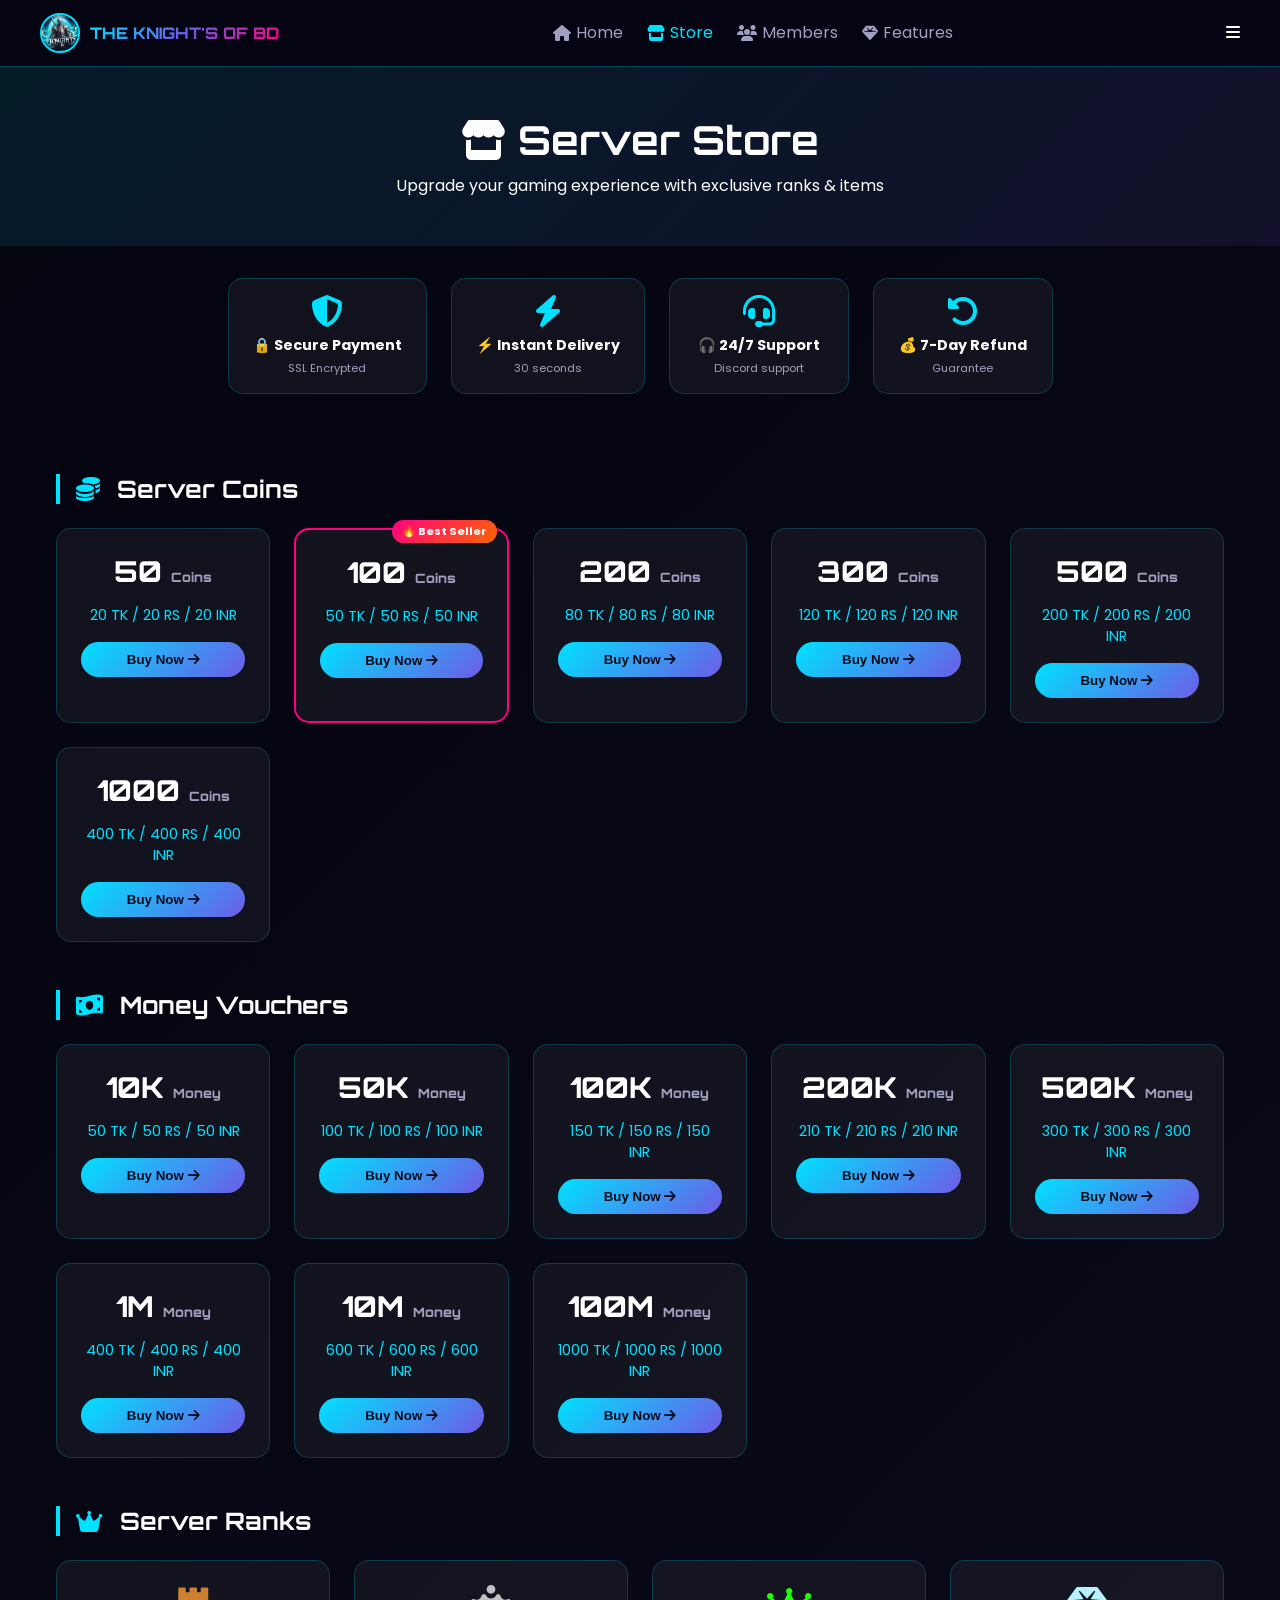
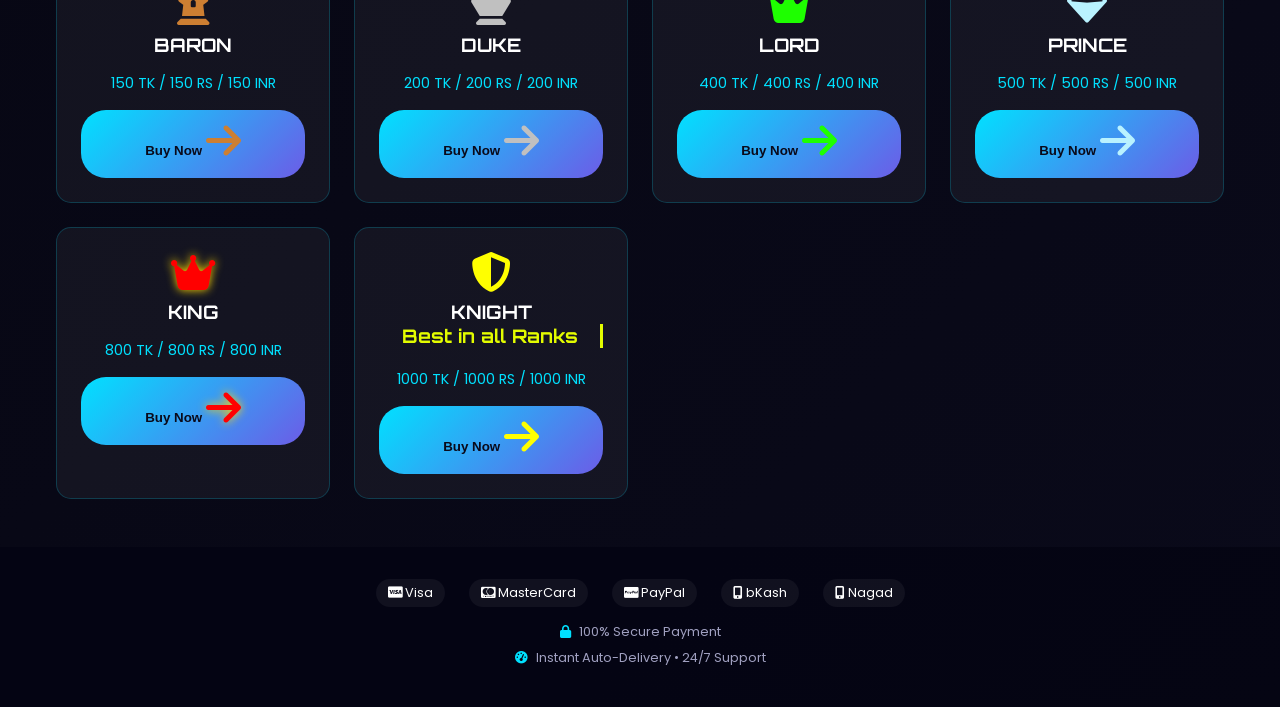
<file: store/index.html>
<!DOCTYPE html>
<html lang="en">
<head>
    <meta charset="UTF-8">
    <meta name="viewport" content="width=device-width, initial-scale=1.0, viewport-fit=cover, user-scalable=yes">
    <meta name="description" content="The Knight's OF BD - Server Store">
    <meta name="theme-color" content="#0a0a1a">
    <title>The Knight's OF BD | Store</title>
    <link rel="icon" type="image/x-icon" href="../assets/KnightLOGO9.png">
    <link rel="stylesheet" href="https://cdnjs.cloudflare.com/ajax/libs/font-awesome/6.4.0/css/all.min.css">
    <link href="https://fonts.googleapis.com/css2?family=Orbitron:wght@400;500;600;700;800&family=Poppins:wght@300;400;500;600;700&display=swap" rel="stylesheet">
    <link rel="stylesheet" href="style.css">
</head>
<body>

    <!-- Navbar -->
    <nav class="store-navbar">
        <div class="nav-container">
            <div class="nav-logo">
                <a href="../index.html">
                    <img src="../assets/KnightLOGO11.png" alt="Logo">
                    <span>THE KNIGHT'S OF BD</span>
                </a>
            </div>
            <div class="nav-links">
                <a href="../index.html"><i class="fas fa-home"></i> <span>Home</span></a>
                <a href="#" class="active"><i class="fas fa-store"></i> <span>Store</span></a>
                <a href="../index.html#members"><i class="fas fa-users"></i> <span>Members</span></a>
                <a href="../index.html#features"><i class="fas fa-gem"></i> <span>Features</span></a>
            </div>
            <div class="mobile-menu-btn" id="mobileMenuBtn">
                <i class="fas fa-bars"></i>
            </div>
        </div>
    </nav>

    <!-- Store Header -->
    <header class="store-header">
        <h1><i class="fas fa-store"></i> Server Store</h1>
        <p>Upgrade your gaming experience with exclusive ranks & items</p>
    </header>

    <!-- Trust Section -->
    <div class="trust-section">
        <div class="trust-card"><i class="fas fa-shield-alt"></i><h4>🔒 Secure Payment</h4><p>SSL Encrypted</p></div>
        <div class="trust-card"><i class="fas fa-bolt"></i><h4>⚡ Instant Delivery</h4><p>30 seconds</p></div>
        <div class="trust-card"><i class="fas fa-headset"></i><h4>🎧 24/7 Support</h4><p>Discord support</p></div>
        <div class="trust-card"><i class="fas fa-undo-alt"></i><h4>💰 7-Day Refund</h4><p>Guarantee</p></div>
    </div>

    <!-- COINS SECTION -->
    <section class="store-category">
        <h2 class="category-title"><i class="fas fa-coins"></i> Server Coins</h2>
        <div class="store-grid">
            <div class="store-card"><div class="coin-amount">50 <span>Coins</span></div><div class="price-tag">20 TK / 20 RS / 20 INR</div><button class="buy-btn" data-item="50 Coins" data-price="20">Buy Now <i class="fas fa-arrow-right"></i></button></div>
            <div class="store-card popular"><div class="popular-badge">🔥 Best Seller</div><div class="coin-amount">100 <span>Coins</span></div><div class="price-tag">50 TK / 50 RS / 50 INR</div><button class="buy-btn" data-item="100 Coins" data-price="50">Buy Now <i class="fas fa-arrow-right"></i></button></div>
            <div class="store-card"><div class="coin-amount">200 <span>Coins</span></div><div class="price-tag">80 TK / 80 RS / 80 INR</div><button class="buy-btn" data-item="200 Coins" data-price="80">Buy Now <i class="fas fa-arrow-right"></i></button></div>
            <div class="store-card"><div class="coin-amount">300 <span>Coins</span></div><div class="price-tag">120 TK / 120 RS / 120 INR</div><button class="buy-btn" data-item="300 Coins" data-price="120">Buy Now <i class="fas fa-arrow-right"></i></button></div>
            <div class="store-card"><div class="coin-amount">500 <span>Coins</span></div><div class="price-tag">200 TK / 200 RS / 200 INR</div><button class="buy-btn" data-item="500 Coins" data-price="200">Buy Now <i class="fas fa-arrow-right"></i></button></div>
            <div class="store-card"><div class="coin-amount">1000 <span>Coins</span></div><div class="price-tag">400 TK / 400 RS / 400 INR</div><button class="buy-btn" data-item="1000 Coins" data-price="400">Buy Now <i class="fas fa-arrow-right"></i></button></div>
        </div>
    </section>

    <!-- MONEY VOUCHERS SECTION -->
    <section class="store-category">
        <h2 class="category-title"><i class="fas fa-money-bill-wave"></i> Money Vouchers</h2>
        <div class="store-grid">
            <div class="store-card"><div class="voucher-amount">10K <span>Money</span></div><div class="price-tag">50 TK / 50 RS / 50 INR</div><button class="buy-btn" data-item="10K Money" data-price="50">Buy Now <i class="fas fa-arrow-right"></i></button></div>
            <div class="store-card"><div class="voucher-amount">50K <span>Money</span></div><div class="price-tag">100 TK / 100 RS / 100 INR</div><button class="buy-btn" data-item="50K Money" data-price="100">Buy Now <i class="fas fa-arrow-right"></i></button></div>
            <div class="store-card"><div class="voucher-amount">100K <span>Money</span></div><div class="price-tag">150 TK / 150 RS / 150 INR</div><button class="buy-btn" data-item="100K Money" data-price="150">Buy Now <i class="fas fa-arrow-right"></i></button></div>
            <div class="store-card"><div class="voucher-amount">200K <span>Money</span></div><div class="price-tag">210 TK / 210 RS / 210 INR</div><button class="buy-btn" data-item="200K Money" data-price="210">Buy Now <i class="fas fa-arrow-right"></i></button></div>
            <div class="store-card"><div class="voucher-amount">500K <span>Money</span></div><div class="price-tag">300 TK / 300 RS / 300 INR</div><button class="buy-btn" data-item="500K Money" data-price="300">Buy Now <i class="fas fa-arrow-right"></i></button></div>
            <div class="store-card"><div class="voucher-amount">1M <span>Money</span></div><div class="price-tag">400 TK / 400 RS / 400 INR</div><button class="buy-btn" data-item="1M Money" data-price="400">Buy Now <i class="fas fa-arrow-right"></i></button></div>
            <div class="store-card"><div class="voucher-amount">10M <span>Money</span></div><div class="price-tag">600 TK / 600 RS / 600 INR</div><button class="buy-btn" data-item="10M Money" data-price="600">Buy Now <i class="fas fa-arrow-right"></i></button></div>
            <div class="store-card"><div class="voucher-amount">100M <span>Money</span></div><div class="price-tag">1000 TK / 1000 RS / 1000 INR</div><button class="buy-btn" data-item="100M Money" data-price="1000">Buy Now <i class="fas fa-arrow-right"></i></button></div>
        </div>
    </section>

    <!-- RANKS SECTION -->
    <section class="store-category">
        <h2 class="category-title"><i class="fas fa-crown"></i> Server Ranks</h2>
        <div class="store-grid ranks-grid">
            <div class="rank-card rank-baron"><i class="fas fa-chess-rook"></i><h3>BARON</h3><div class="price-tag">150 TK / 150 RS / 150 INR</div><button class="buy-btn" data-item="Baron Rank" data-price="150">Buy Now <i class="fas fa-arrow-right"></i></button></div>
            <div class="rank-card rank-duke"><i class="fas fa-chess-queen"></i><h3>DUKE</h3><div class="price-tag">200 TK / 200 RS / 200 INR</div><button class="buy-btn" data-item="Duke Rank" data-price="200">Buy Now <i class="fas fa-arrow-right"></i></button></div>
            <div class="rank-card rank-lord"><i class="fas fa-crown"></i><h3>LORD</h3><div class="price-tag">400 TK / 400 RS / 400 INR</div><button class="buy-btn" data-item="Lord Rank" data-price="400">Buy Now <i class="fas fa-arrow-right"></i></button></div>
            <div class="rank-card rank-prince"><i class="fas fa-gem"></i><h3>PRINCE</h3><div class="price-tag">500 TK / 500 RS / 500 INR</div><button class="buy-btn" data-item="Prince Rank" data-price="500">Buy Now <i class="fas fa-arrow-right"></i></button></div>
            <div class="rank-card rank-king"><i class="fas fa-crown"></i><h3>KING</h3><div class="price-tag">800 TK / 800 RS / 800 INR</div><button class="buy-btn" data-item="King Rank" data-price="800">Buy Now <i class="fas fa-arrow-right"></i></button></div>
            <div class="rank-card rank-knight"><i class="fas fa-shield-alt"></i><h3>KNIGHT <br><p>Best in all Ranks</p> </h3><div class="price-tag">1000 TK / 1000 RS / 1000 INR</div><button class="buy-btn" data-item="Knight Rank" data-price="1000">Buy Now <i class="fas fa-arrow-right"></i></button></div>
        </div>
    </section>

    <!-- Payment Footer -->
    <div class="payment-footer">
        <div class="payment-methods">
            <span><i class="fab fa-cc-visa"></i> Visa</span>
            <span><i class="fab fa-cc-mastercard"></i> MasterCard</span>
            <span><i class="fab fa-cc-paypal"></i> PayPal</span>
            <span><i class="fas fa-mobile-alt"></i> bKash</span>
            <span><i class="fas fa-mobile-alt"></i> Nagad</span>
        </div>
        <p class="secure-text"><i class="fas fa-lock"></i> 100% Secure Payment</p>
        <p class="delivery-text"><i class="fas fa-tachometer-alt"></i> Instant Auto-Delivery • 24/7 Support</p>
    </div>

    <!-- Purchase Modal -->
    <div class="modal" id="purchaseModal">
        <div class="modal-content modal-scrollable">
            <span class="close-modal">&times;</span>
            <h2><i class="fas fa-shopping-cart"></i> Complete Purchase</h2>
            <div class="purchase-details">
                <p><strong>Item:</strong> <span id="modalItemName"></span></p>
                <p><strong>Price:</strong> <span id="modalItemPrice"></span> TK / RS / INR</p>
            </div>
            
            <div class="payment-options">
                <h3>Select Payment Method</h3>
                <button class="payment-option" data-method="bkash"><i class="fas fa-mobile-alt"></i> bKash</button>
                <button class="payment-option" data-method="nagad"><i class="fas fa-mobile-alt"></i> Nagad</button>
                <button class="payment-option" data-method="card"><i class="fab fa-cc-visa"></i> Credit/Debit Card</button>
                <button class="payment-option" data-method="paypal"><i class="fab fa-paypal"></i> PayPal</button>
            </div>
            
            <div id="paymentInstructions" class="payment-instructions"></div>
            <div class="order-summary" id="orderSummary" style="display:none;">
                <hr>
                <p>Order ID: <strong id="orderId"></strong></p>
                <button id="discordSupportBtn" class="discord-support-btn"><i class="fab fa-discord"></i> Need Help? Join Discord</button>
                <button id="confirmPaymentBtn" class="confirm-payment-btn">✅ I have completed the payment</button>
            </div>
        </div>
    </div>

    <!-- Confirmation Modal -->
    <div class="modal" id="confirmationModal">
        <div class="modal-content confirmation-content">
            <span class="close-modal" id="closeConfirmationModal">&times;</span>
            <div class="confirmation-icon"><i class="fas fa-check-circle"></i></div>
            <h2>Payment Request Sent!</h2>
            <div class="confirmation-details">
                <p><strong>Order ID:</strong> <span id="confirmOrderId"></span></p>
                <p><strong>Item:</strong> <span id="confirmItem"></span></p>
                <p><strong>Amount:</strong> <span id="confirmAmount"></span> TK / RS / INR</p>
            </div>
            <div class="discord-link-box">
                <a href="https://discord.gg/X5DBbe3r9p" target="_blank" class="discord-invite-link">
                    <i class="fab fa-discord"></i> Send Transaction ID on Discord
                </a>
            </div>
            <button class="close-confirm-btn" id="closeConfirmBtn">OK, Got it!</button>
        </div>
    </div>

    <!-- Notification Toast -->
    <div class="notification-toast" id="notificationToast"></div>

    <script src="script.js"></script>
</body>
</html>
</file>
<file: store/style.css>
* {
    margin: 0;
    padding: 0;
    box-sizing: border-box;
}

body {
    font-family: 'Poppins', sans-serif;
    background: linear-gradient(135deg, #050510, #0a0a1a);
    color: #fff;
    min-height: 100vh;
}

/* Navbar */
.store-navbar {
    background: rgba(5, 5, 20, 0.95);
    backdrop-filter: blur(10px);
    border-bottom: 1px solid rgba(0, 225, 255, 0.3);
    padding: 0.8rem 2rem;
    position: sticky;
    top: 0;
    z-index: 100;
}

.nav-container {
    max-width: 1200px;
    margin: 0 auto;
    display: flex;
    justify-content: space-between;
    align-items: center;
}

.nav-logo a {
    display: flex;
    align-items: center;
    gap: 10px;
    text-decoration: none;
}

.nav-logo img {
    width: 40px;
    height: 40px;
    border-radius: 50%;
    border: 2px solid #00e1ff;
}

.nav-logo span {
    font-family: 'Orbitron', sans-serif;
    font-weight: 800;
    background: linear-gradient(135deg, #00e1ff, #6c5ce7, #ff0080);
    -webkit-background-clip: text;
    background-clip: text;
    color: transparent;
}

.nav-links {
    display: flex;
    gap: 1.5rem;
}

.nav-links a {
    color: #a0a0c0;
    text-decoration: none;
    transition: 0.3s;
    display: flex;
    align-items: center;
    gap: 5px;
}

.nav-links a:hover, .nav-links a.active {
    color: #00e1ff;
}

/* Store Header */
.store-header {
    text-align: center;
    padding: 3rem 1rem;
    background: linear-gradient(135deg, rgba(0, 225, 255, 0.1), rgba(108, 92, 231, 0.1));
}

.store-header h1 {
    font-family: 'Orbitron', sans-serif;
    font-size: 2.5rem;
    margin-bottom: 0.5rem;
}

/* Trust Section */
.trust-section {
    display: flex;
    justify-content: center;
    gap: 1.5rem;
    padding: 2rem;
    flex-wrap: wrap;
    max-width: 1200px;
    margin: 0 auto;
}

.trust-card {
    background: rgba(255, 255, 255, 0.05);
    border: 1px solid rgba(0, 225, 255, 0.2);
    border-radius: 15px;
    padding: 1rem 1.5rem;
    text-align: center;
    min-width: 180px;
    transition: 0.3s;
}

.trust-card:hover {
    transform: translateY(-5px);
    border-color: #00e1ff;
}

.trust-card i {
    font-size: 2rem;
    color: #00e1ff;
    margin-bottom: 0.5rem;
}

.trust-card h4 {
    font-size: 0.9rem;
    margin-bottom: 0.3rem;
}

.trust-card p {
    font-size: 0.7rem;
    color: #a0a0c0;
}

/* Store Categories */
.store-category {
    max-width: 1200px;
    margin: 3rem auto;
    padding: 0 1rem;
}

.category-title {
    font-family: 'Orbitron', sans-serif;
    font-size: 1.5rem;
    margin-bottom: 1.5rem;
    border-left: 4px solid #00e1ff;
    padding-left: 1rem;
}

.category-title i {
    color: #00e1ff;
    margin-right: 10px;
}

/* Store Grid */
.store-grid {
    display: grid;
    grid-template-columns: repeat(auto-fit, minmax(200px, 1fr));
    gap: 1.5rem;
}

.store-card {
    background: rgba(255, 255, 255, 0.05);
    border: 1px solid rgba(0, 225, 255, 0.2);
    border-radius: 15px;
    padding: 1.5rem;
    text-align: center;
    transition: 0.3s;
    position: relative;
}

.store-card:hover {
    transform: translateY(-5px);
    border-color: #00e1ff;
    box-shadow: 0 10px 30px rgba(0, 225, 255, 0.1);
}

.store-card.popular {
    border: 2px solid #ff0080;
}

.popular-badge {
    position: absolute;
    top: -10px;
    right: 10px;
    background: linear-gradient(135deg, #ff0080, #ff6600);
    padding: 3px 10px;
    border-radius: 20px;
    font-size: 0.7rem;
    font-weight: bold;
}

.coin-amount, .voucher-amount {
    font-size: 1.8rem;
    font-weight: 800;
    font-family: 'Orbitron', sans-serif;
}

.coin-amount span, .voucher-amount span {
    font-size: 0.8rem;
    color: #a0a0c0;
}

.price-tag {
    margin: 1rem 0;
    font-size: 0.9rem;
    color: #00e1ff;
}

.price-row {
    display: flex;
    justify-content: center;
    gap: 10px;
    margin: 1rem 0;
}

.price {
    background: rgba(0, 225, 255, 0.1);
    padding: 3px 8px;
    border-radius: 8px;
    font-size: 0.8rem;
}

.buy-btn {
    background: linear-gradient(135deg, #00e1ff, #6c5ce7);
    border: none;
    padding: 10px 20px;
    border-radius: 25px;
    color: #0a0a1a;
    font-weight: bold;
    cursor: pointer;
    transition: 0.3s;
    width: 100%;
}

.buy-btn:hover {
    transform: scale(1.02);
    box-shadow: 0 5px 15px rgba(0, 225, 255, 0.3);
}

/* Ranks Grid */
.ranks-grid {
    grid-template-columns: repeat(auto-fit, minmax(250px, 1fr));
}

.rank-card {
    background: rgba(255, 255, 255, 0.05);
    border-radius: 15px;
    padding: 1.5rem;
    text-align: center;
    transition: 0.3s;
    border: 1px solid rgba(0, 225, 255, 0.2);
}

.rank-card:hover {
    transform: translateY(-5px);
    border-color: #00e1ff;
}

.rank-card i {
    font-size: 2.5rem;
    margin-bottom: 0.5rem;
}

.rank-card h3 {
    font-family: 'Orbitron', sans-serif;
    margin-bottom: 0.5rem;
}

.rank-baron i { color: #cd7f32; }
.rank-duke i { color: #c0c0c0; }
.rank-lord i { color: #1eff00; }
.rank-prince i { color: #b9f2ff; }
.rank-king i { color: #ff0000; text-shadow: 0 0 10px gold; }
.rank-knight i { color: #ffff00; }

.rank-knight:hover{
    color: #fbff00;
    border-color: #d0ff00;
    border-radius: 40px;
    border: 5px solid;
}

.rank-card.rank-knight:hover{
    scale: 1.1;
    transform: translateX(20px);
}

.payment-footer {
    background: rgba(5, 5, 20, 0.95);
    padding: 2rem;
    text-align: center;
    margin-top: 3rem;
}

.payment-methods {
    display: flex;
    justify-content: center;
    gap: 1.5rem;
    flex-wrap: wrap;
    margin-bottom: 1rem;
}

.payment-methods span {
    background: rgba(255, 255, 255, 0.05);
    padding: 5px 12px;
    border-radius: 20px;
    font-size: 0.8rem;
}

.secure-text, .delivery-text {
    font-size: 0.8rem;
    color: #a0a0c0;
    margin: 0.5rem 0;
}

.secure-text i, .delivery-text i {
    color: #00e1ff;
    margin-right: 5px;
}

/* Modal */
.modal {
    display: none;
    position: fixed;
    top: 0;
    left: 0;
    width: 100%;
    height: 100%;
    background: rgba(0, 0, 0, 0.9);
    z-index: 1000;
    justify-content: center;
    align-items: center;
}

.modal-content {
    background: linear-gradient(135deg, #0a0a1a, #050510);
    border: 1px solid #00e1ff;
    border-radius: 20px;
    padding: 2rem;
    max-width: 400px;
    width: 90%;
}

.close-modal {
    float: right;
    font-size: 1.5rem;
    cursor: pointer;
    color: #a0a0c0;
    transition: 0.3s all ease-in-out;
}

.close-modal:hover {
    color: #ff0080;
    transform: rotate(360deg);
    scale: 1.8;
}

.payment-options {
    margin: 1.5rem 0;
}

.payment-option {
    display: block;
    width: 100%;
    margin: 0.5rem 0;
    padding: 10px;
    background: rgba(255, 255, 255, 0.1);
    border: 1px solid rgba(0, 225, 255, 0.3);
    border-radius: 10px;
    color: white;
    cursor: pointer;
    transition: 0.3s;
}

.payment-option:hover {
    background: rgba(0, 225, 255, 0.2);
    border-color: #00e1ff;
}

.payment-instructions {
    background: rgba(0, 225, 255, 0.1);
    padding: 1rem;
    border-radius: 10px;
    font-size: 0.8rem;
}

/* Notification */
.notification-toast {
    position: fixed;
    bottom: 20px;
    right: 20px;
    background: linear-gradient(135deg, #00e1ff, #6c5ce7);
    padding: 12px 20px;
    border-radius: 10px;
    color: #0a0a1a;
    font-weight: bold;
    transform: translateX(400px);
    transition: 0.3s;
    z-index: 1001;
}

.notification-toast.show {
    transform: translateX(0);
}

/* Responsive */
@media (max-width: 768px) {
    .store-navbar {
        padding: 0.8rem 1rem;
    }
    
    .nav-links {
        gap: 0.8rem;
    }
    
    .nav-links a span {
        display: none;
    }
    
    .trust-section {
        gap: 0.8rem;
        padding: 1rem;
    }
    
    .trust-card {
        min-width: 140px;
        padding: 0.8rem;
    }
    
    .store-grid {
        grid-template-columns: repeat(auto-fit, minmax(160px, 1fr));
    }
    
    .store-header h1 {
        font-size: 1.8rem;
    }
}

@media (max-width: 480px) {
    .store-grid {
        grid-template-columns: repeat(2, 1fr);
    }
    
    .coin-amount, .voucher-amount {
        font-size: 1.2rem;
    }
}

.rank-card.rank-knight {
    position: relative;
    overflow: hidden;
}

.rank-card.rank-knight h3 {
    position: relative;
}

.rank-card.rank-knight h3 p {
    color: #e3fc00;
    font-family: 'Orbitron', monospace;
    font-weight: bold;
    display: inline-block;
    overflow: hidden;
    white-space: nowrap;
    border-right: 3px solid #e3fc00;
    animation: 
        typewriter 2s steps(30, end) forwards,
        blinkCursor 0.75s step-end infinite,
        rgbGlow 1.5s ease-in-out infinite alternate;
}

@keyframes typewriter {
    from {
        width: 0;
        opacity: 0;
    }
    to {
        width: 100%;
        opacity: 1;
    }
}

@keyframes blinkCursor {
    from, to {
        border-right-color: #e3fc00;
    }
    50% {
        border-right-color: transparent;
    }
}

@keyframes rgbGlow {
    0% {
        text-shadow: 0 0 5px #ff0000, 0 0 10px #ff0000;
        color: #ff0000;
    }
    25% {
        text-shadow: 0 0 5px #00ff00, 0 0 10px #00ff00;
        color: #00ff00;
    }
    50% {
        text-shadow: 0 0 5px #00e1ff, 0 0 10px #00e1ff;
        color: #00e1ff;
    }
    75% {
        text-shadow: 0 0 5px #ff00ff, 0 0 10px #ff00ff;
        color: #ff00ff;
    }
    100% {
        text-shadow: 0 0 5px #e3fc00, 0 0 10px #e3fc00;
        color: #e3fc00;
    }
}

.rank-card.rank-knight:hover h3 p {
    animation: 
        typewriter 1.9s steps(30, end) forwards,
        blinkCursor 1.2s step-end infinite,
        rgbGlow 1s ease-in-out infinite alternate;
}

/* Payment Instruction Card */
.payment-instruction-card {
    background: rgba(0, 225, 255, 0.05);
    border-radius: 15px;
    padding: 1rem;
    margin: 1rem 0;
}

.merchant-info {
    background: rgba(0, 0, 0, 0.3);
    padding: 0.8rem;
    border-radius: 10px;
    margin-bottom: 1rem;
}

.merchant-info p {
    margin: 5px 0;
}

.highlight {
    color: #00e1ff;
    font-weight: bold;
    font-family: monospace;
    font-size: 1rem;
}

.steps {
    margin: 1rem 0;
}

.steps p {
    margin: 8px 0;
    font-size: 0.85rem;
}

.warning {
    background: rgba(255, 0, 128, 0.1);
    border-left: 3px solid #ff0080;
    padding: 0.8rem;
    border-radius: 8px;
    font-size: 0.8rem;
    margin-top: 1rem;
}

.warning i {
    color: #ff0080;
    margin-right: 8px;
}

.order-summary {
    margin-top: 1rem;
    padding: 1rem;
    background: rgba(0, 225, 255, 0.1);
    border-radius: 10px;
}

.order-summary hr {
    border-color: rgba(0, 225, 255, 0.3);
    margin: 0.8rem 0;
}

.confirm-payment-btn {
    background: linear-gradient(135deg, #00ff88, #00a884);
    border: none;
    padding: 10px;
    border-radius: 25px;
    color: #0a0a1a;
    font-weight: bold;
    cursor: pointer;
    width: 100%;
    margin-top: 0.8rem;
    transition: 0.3s;
}

.confirm-payment-btn:hover {
    transform: scale(1.02);
    box-shadow: 0 5px 15px rgba(0, 255, 136, 0.3);
}

.confirmation-content {
    text-align: center;
    max-width: 400px;
}

.confirmation-icon i {
    font-size: 4rem;
    color: #00ff88;
    margin-bottom: 1rem;
}

.confirmation-details {
    background: rgba(0, 225, 255, 0.1);
    border-radius: 10px;
    padding: 1rem;
    margin: 1rem 0;
    text-align: left;
}

.confirmation-details p {
    margin: 5px 0;
}

.discord-info {
    background: linear-gradient(135deg, #5865F2, #404EED);
    padding: 0.8rem;
    border-radius: 10px;
    margin: 1rem 0;
    font-size: 0.85rem;
}

.discord-info i {
    margin-right: 8px;
}

.close-confirm-btn {
    background: linear-gradient(135deg, #00e1ff, #6c5ce7);
    border: none;
    padding: 10px 20px;
    border-radius: 25px;
    color: #0a0a1a;
    font-weight: bold;
    cursor: pointer;
    width: 100%;
}

.notification-toast.success {
    background: linear-gradient(135deg, #00ff88, #00a884);
}

.notification-toast.error {
    background: linear-gradient(135deg, #ff4444, #cc0000);
}

.notification-toast.info {
    background: linear-gradient(135deg, #00e1ff, #6c5ce7);
}

/* Discord Section - Payment Instructions এর ভিতরে */
.discord-section {
    margin-top: 1rem;
    padding: 0.8rem;
    background: linear-gradient(135deg, #5865F2, #404EED);
    border-radius: 12px;
    text-align: center;
}

.discord-link-box {
    display: flex;
    align-items: center;
    justify-content: center;
    gap: 8px;
    flex-wrap: wrap;
}

.discord-link-box i {
    font-size: 1.3rem;
    color: white;
}

.discord-link-box span {
    font-size: 0.75rem;
    color: rgba(255, 255, 255, 0.9);
}

.discord-invite-link {
    color: #fff;
    text-decoration: none;
    font-weight: bold;
    font-size: 0.75rem;
    background: rgba(0, 0, 0, 0.3);
    padding: 4px 10px;
    border-radius: 20px;
    transition: 0.3s;
}

.discord-invite-link:hover {
    background: rgba(0, 0, 0, 0.5);
    text-decoration: underline;
}

/* ======================================== */
/* SCROLLABLE MODAL & COMPACT DESIGN FIXES  */
/* ======================================== */

/* Make modal scrollable - prevents overflow on small screens */
.modal-content {
    max-height: 85vh;
    overflow-y: auto;
    padding: 1.5rem;
}

/* Custom scrollbar for modal (matches your cyan theme) */
.modal-content::-webkit-scrollbar {
    width: 5px;
}

.modal-content::-webkit-scrollbar-track {
    background: rgba(0, 225, 255, 0.1);
    border-radius: 10px;
}

.modal-content::-webkit-scrollbar-thumb {
    background: #00e1ff;
    border-radius: 10px;
}

.modal-content::-webkit-scrollbar-thumb:hover {
    background: #ff0080;
}

/* Compact payment instructions scroll */
.payment-instructions {
    max-height: 350px;
    overflow-y: auto;
    padding: 0.8rem;
}

/* Custom scrollbar for payment instructions */
.payment-instructions::-webkit-scrollbar {
    width: 4px;
}

.payment-instructions::-webkit-scrollbar-track {
    background: rgba(0, 225, 255, 0.1);
    border-radius: 10px;
}

.payment-instructions::-webkit-scrollbar-thumb {
    background: #6c5ce7;
    border-radius: 10px;
}

/* Discord Support Button - matches your design */
.discord-support-btn {
    background: linear-gradient(135deg, #5865F2, #404EED);
    border: none;
    padding: 10px;
    border-radius: 25px;
    color: white;
    font-weight: bold;
    cursor: pointer;
    width: 100%;
    margin-top: 0.8rem;
    margin-bottom: 0.8rem;
    transition: 0.3s;
    display: flex;
    align-items: center;
    justify-content: center;
    gap: 10px;
}

.discord-support-btn:hover {
    transform: scale(1.02);
    box-shadow: 0 5px 15px rgba(88, 101, 242, 0.4);
}

.discord-support-btn i {
    font-size: 1.2rem;
}

/* Compact form elements inside modal */
.purchase-details {
    margin-bottom: 0.8rem;
}

.purchase-details p {
    font-size: 0.9rem;
}

.payment-options h3 {
    font-size: 1rem;
    margin-bottom: 0.5rem;
}

.payment-option {
    padding: 8px;
    margin: 0.4rem 0;
    font-size: 0.85rem;
}

/* Compact instruction card (for bKash/Nagad instructions) */
.payment-instruction-card {
    padding: 0.6rem;
    margin: 0.5rem 0;
}

.payment-instruction-card h4 {
    font-size: 0.85rem;
    margin-bottom: 0.5rem;
}

.merchant-info {
    padding: 0.5rem;
    margin-bottom: 0.5rem;
}

.merchant-info p {
    margin: 3px 0;
    font-size: 0.75rem;
}

.highlight {
    font-size: 0.7rem;
}

.steps {
    margin: 0.5rem 0;
}

.steps p {
    margin: 4px 0;
    font-size: 0.7rem;
}

/* Compact warning box */
.warning {
    padding: 0.5rem;
    font-size: 0.7rem;
    margin-top: 0.5rem;
}

/* Order summary compact */
.order-summary {
    padding: 0.6rem;
    margin-top: 0.5rem;
}

.order-summary p {
    font-size: 0.8rem;
}

.order-summary hr {
    margin: 0.5rem 0;
}

.confirm-payment-btn {
    padding: 8px;
    font-size: 0.8rem;
    margin-top: 0.5rem;
}

/* Confirmation modal compact */
.confirmation-content {
    max-width: 350px;
    padding: 1.2rem;
}

.confirmation-icon i {
    font-size: 2.5rem;
    margin-bottom: 0.5rem;
}

.confirmation-details {
    padding: 0.6rem;
    margin: 0.8rem 0;
}

.confirmation-details p {
    font-size: 0.8rem;
    margin: 3px 0;
}

.discord-link-box {
    padding: 8px;
    margin: 10px 0;
}

.discord-link-box a {
    font-size: 0.75rem;
}

.close-confirm-btn {
    padding: 8px;
    font-size: 0.8rem;
}

/* Make trust section slightly more compact on mobile */
@media (max-width: 768px) {
    .trust-card {
        min-width: 130px;
        padding: 0.6rem;
    }
    
    .trust-card i {
        font-size: 1.5rem;
    }
    
    .trust-card h4 {
        font-size: 0.7rem;
    }
    
    .trust-card p {
        font-size: 0.55rem;
    }
    
    /* Smaller store cards on mobile */
    .store-card {
        padding: 0.8rem;
    }
    
    .coin-amount, .voucher-amount {
        font-size: 1.2rem;
    }
    
    .price-tag {
        font-size: 0.7rem;
        margin: 0.5rem 0;
    }
    
    .buy-btn {
        padding: 6px 10px;
        font-size: 0.7rem;
    }
    
    /* Smaller rank cards */
    .rank-card {
        padding: 0.8rem;
    }
    
    .rank-card i {
        font-size: 1.8rem;
    }
    
    .rank-card h3 {
        font-size: 0.8rem;
    }
    
    /* Smaller header */
    .store-header {
        padding: 1.5rem 1rem;
    }
    
    .store-header h1 {
        font-size: 1.5rem;
    }
    
    .store-header p {
        font-size: 0.8rem;
    }
    
    /* Smaller category title */
    .category-title {
        font-size: 1.2rem;
        margin-bottom: 1rem;
    }
    
    /* Compact payment footer */
    .payment-footer {
        padding: 1rem;
        margin-top: 1.5rem;
    }
    
    .payment-methods {
        gap: 0.8rem;
    }
    
    .payment-methods span {
        padding: 3px 8px;
        font-size: 0.65rem;
    }
    
    .secure-text, .delivery-text {
        font-size: 0.6rem;
    }
}

/* Extra small devices (480px and below) */
@media (max-width: 480px) {
    .modal-content {
        padding: 1rem;
        max-width: 95%;
    }
    
    .payment-option {
        padding: 6px;
        font-size: 0.75rem;
    }
    
    .discord-support-btn {
        padding: 6px;
        font-size: 0.7rem;
    }
    
    .confirm-payment-btn {
        padding: 6px;
        font-size: 0.7rem;
    }
    
    .close-confirm-btn {
        padding: 6px;
        font-size: 0.7rem;
    }
}
</file>
